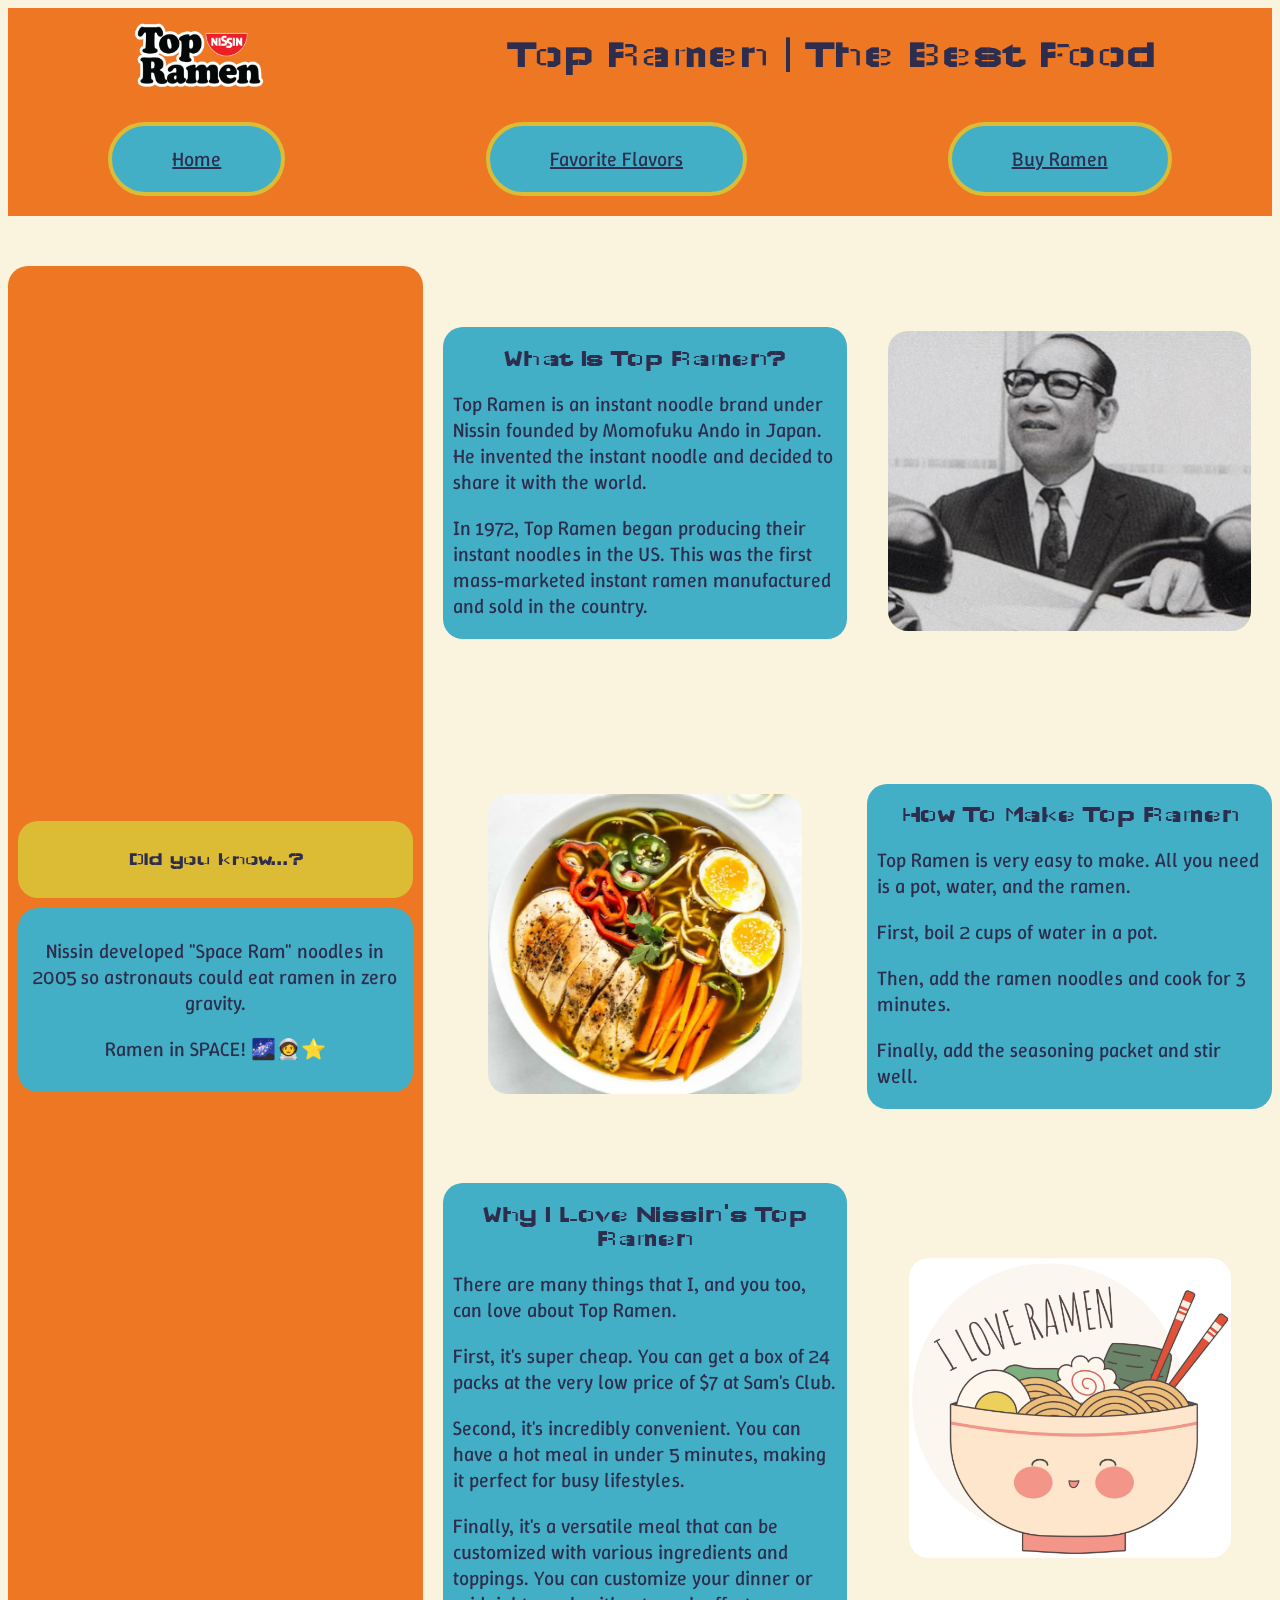
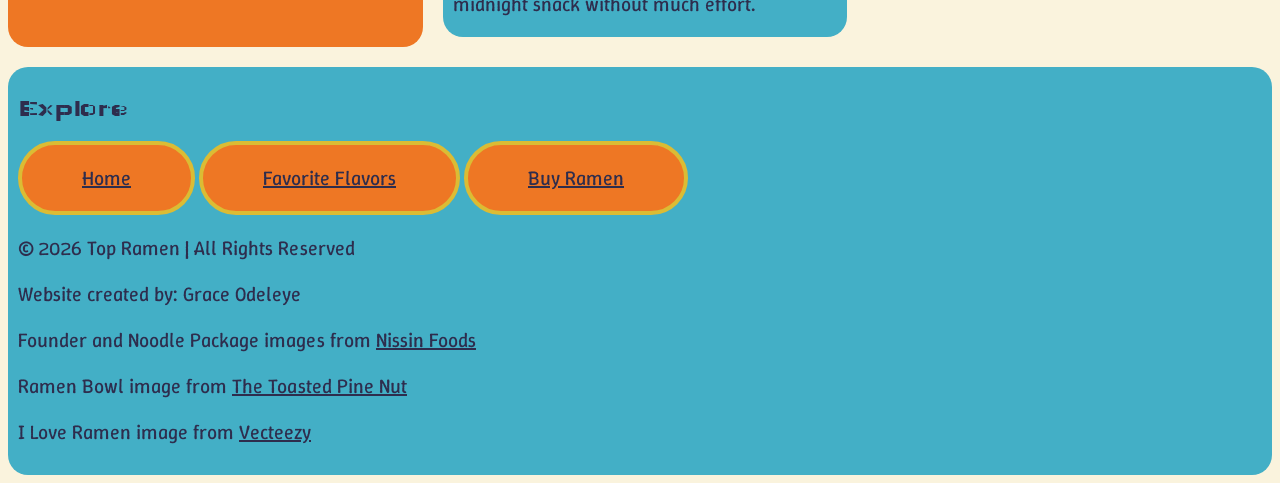
<file: index.html>
<!DOCTYPE html>
<html lang="en">
    <head>
        <meta charset="UTF-8">
        <meta name="description" content="Why Ramen is the Best Food">
        <meta name="viewport" content="width=device-width, initial-scale=1.0">
        <title>Top Ramen | The Best Food</title>
        <link rel="stylesheet" href="./global.css" type="text/css">
    </head>
    <body class="homeBody">
        <!-- Navigation -->
        <header class="homeHeader">
            <!-- Title -->
            <div class="homeTitle">
                <a href="./">
                    <img id="logo" src="./ramen_pics/ramen_logo.png" alt="Nissin Top Ramen Logo">
                    <h1>Top Ramen | The Best Food</h1>
                </a>
            </div>

            <!-- Quick Links -->
            <nav class="homeNav">
                <button><a href="./">Home</a></button>
                <button><a href="./flavors/">Favorite Flavors</a></button>
                <button><a href="./buy/">Buy Ramen</a></button>
            </nav>
        </header>

        <!-- Main Content -->
        <main class="homeMain">
            <!-- What Is It -->
            <article class="homePart">
                <div class="partP">
                    <h2>What Is Top Ramen?</h2>
                    <p>Top Ramen is an instant noodle brand under Nissin founded by Momofuku Ando in Japan. He invented the instant noodle and decided to share it with the world.</p>
                    <p>In 1972, Top Ramen began producing their instant noodles in the US. This was the first mass-marketed instant ramen manufactured and sold in the country.</p>
                </div>
                <div class="partPic">
                    <img src="./ramen_pics/founder.png" alt="Momofuku Ando, Founder of Nissin Foods">
                </div>
            </article>

            <!-- How To Make It -->
            <article class="homePart">
                <div class="partPic">
                    <img src="./ramen_pics/bowl-of-ramen.png" alt="Bowl of Ramen with Vegetables, Chicken, and Boiled Egg">
                </div>
                <div class="partP">
                    <h2>How To Make Top Ramen</h2>
                    <p>Top Ramen is very easy to make. All you need is a pot, water, and the ramen.</p>
                    <p>First, boil 2 cups of water in a pot.</p>
                    <p>Then, add the ramen noodles and cook for 3 minutes.</p>
                    <p>Finally, add the seasoning packet and stir well.</p>
                </div>
            </article>

            <!-- Why It's My Fav -->
            <article class="homePart">
                <div class="partP">
                    <h2>Why I Love Nissin's Top Ramen</h2>
                    <p>There are many things that I, and you too, can love about Top Ramen.</p>
                    <p>First, it's super cheap. You can get a box of 24 packs at the very low price of $7 at Sam's Club.</p>
                    <p>Second, it's incredibly convenient. You can have a hot meal in under 5 minutes, making it perfect for busy lifestyles.</p>
                    <p>Finally, it's a versatile meal that can be customized with various ingredients and toppings. You can customize your dinner or midnight snack without much effort.</p>
                </div>
                <div class="partPic">
                    <img src="./ramen_pics/love-ramen.png" alt="Cartoon Ramen Bowl with I Heart Ramen Text">
                </div>
            </article>
        </main>

        <!-- Aside -->
        <aside class="homeAside">
            <div class="allAside">
                <div class="asideTitle">
                    <h3>Did you know...?</h3>
                </div>
                <div class="asideP">
                    <p>Nissin developed "Space Ram" noodles in 2005 so astronauts could eat ramen in zero gravity.</p>
                    <p>Ramen in SPACE! 🌌🧑‍🚀⭐</p>
                </div>
            </div>
        </aside>

        <!-- Footer -->
        <footer class="homeFooter">
            <div class="footerTitle">
                <h2>Explore</h2>
            </div>

            <!-- Quick Links -->
            <div class="footerNav">
                <button><a href="./">Home</a></button>
                <button><a href="./flavors/">Favorite Flavors</a></button>
                <button><a href="./buy/">Buy Ramen</a></button>
            </div>
            <div>
                <p>&copy; 2026 Top Ramen | All Rights Reserved</p>
                <p>Website created by: Grace Odeleye</p>
                <div>
                    <p>Founder and Noodle Package images from <a href="https://www.nissinfoods.com/">Nissin Foods</a></p>
                    <p>Ramen Bowl image from <a href="https://thetoastedpinenut.com/one-pot-chicken-ramen-bowl-zoodles/">The Toasted Pine Nut</a></p>
                    <p>I Love Ramen image from <a href="https://www.vecteezy.com/vector-art/18996935-i-love-ramen-traditional-japanese-noodle-asian-food-cute-bowl-of-ramen-kawaii-stock-vector-illustration">Vecteezy</a></p>
                </div>
            </div>
        </footer>
    </body>
</html>
</file>
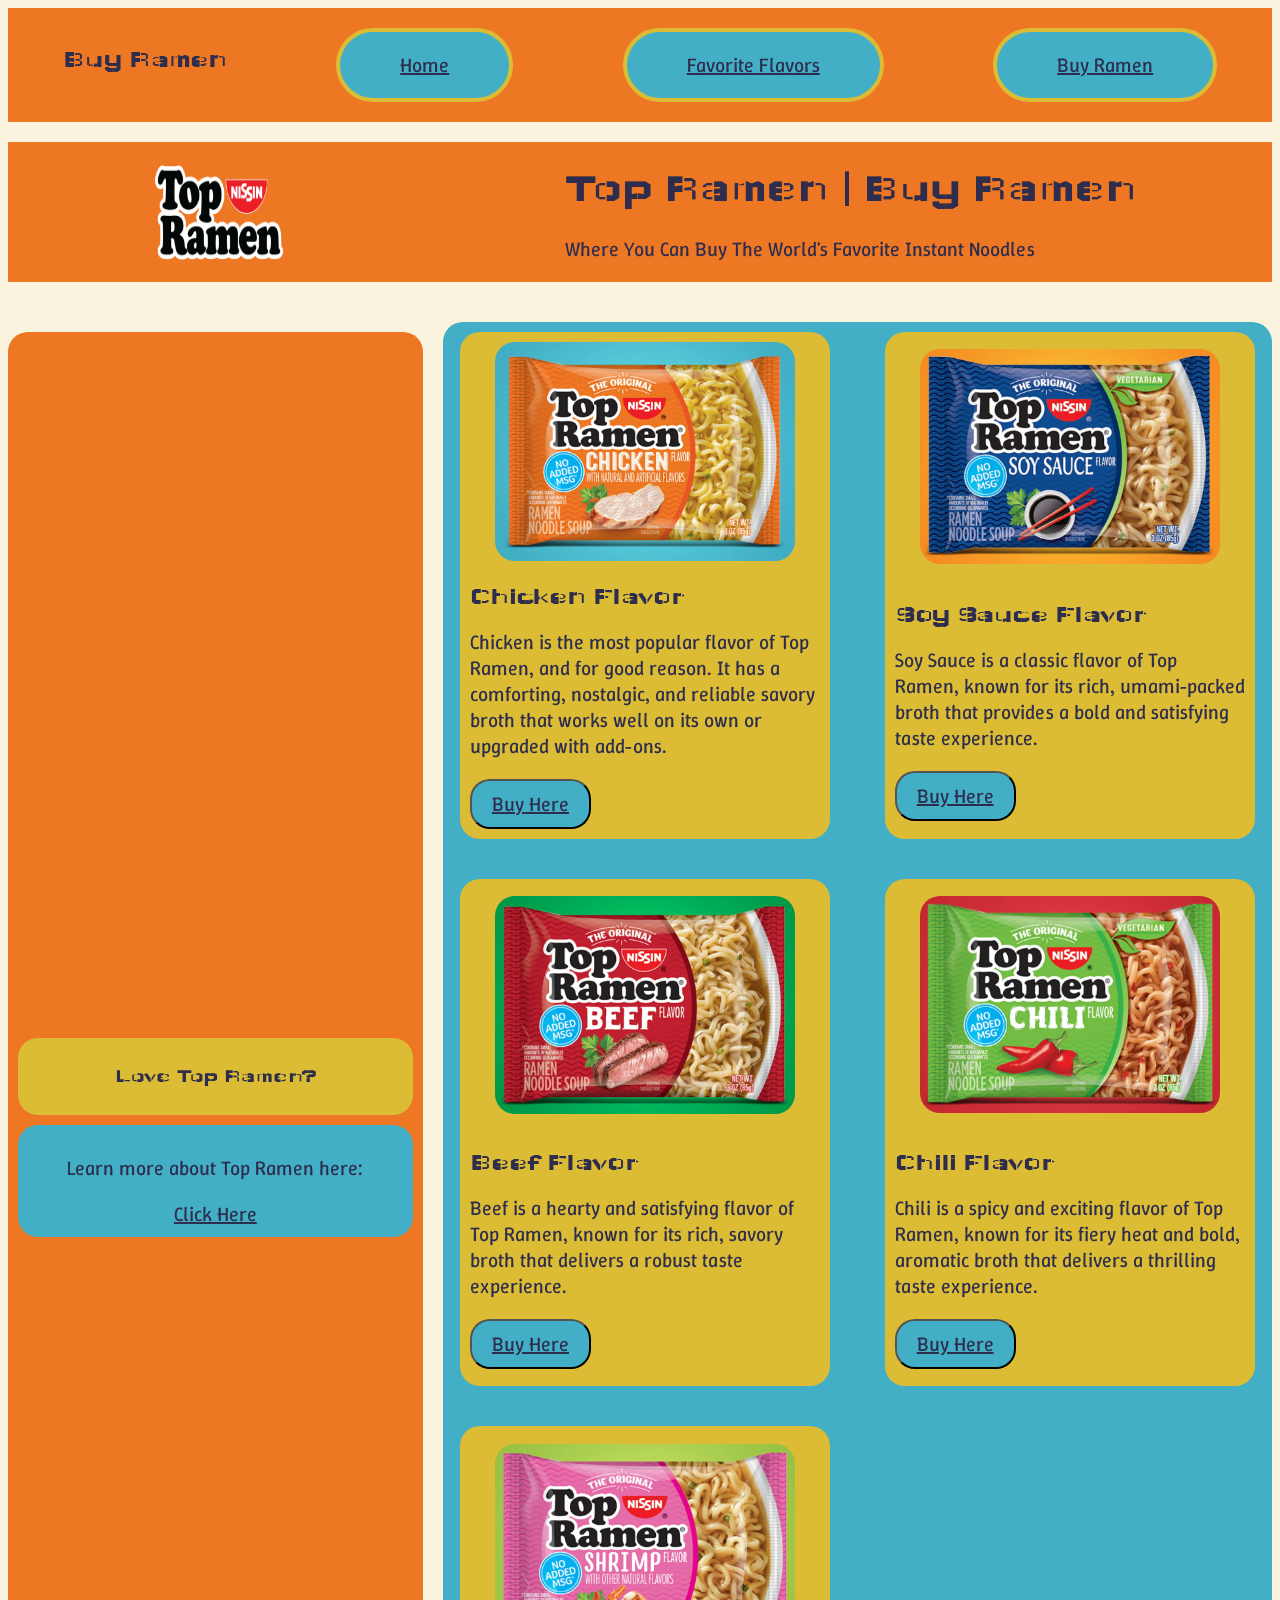
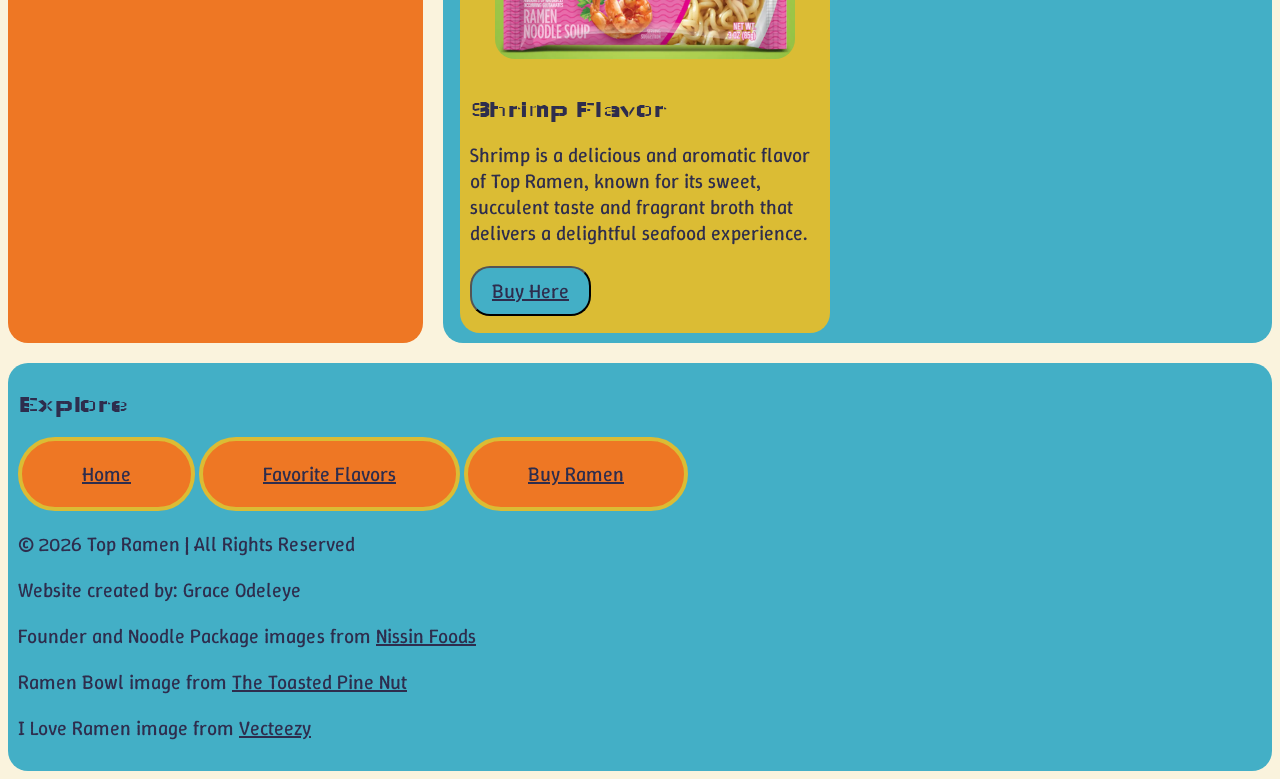
<file: buy/index.html>
<!DOCTYPE html>
<html lang="en">
    <head>
        <meta charset="UTF-8">
        <meta name="description" content="Why Ramen is the Best Food">
        <meta name="viewport" content="width=device-width, initial-scale=1.0">
        <title>Top Ramen | Buy</title>
        <link rel="stylesheet" href="../global.css" type="text/css">
    </head>
    <body class="buyBody">
        <!-- Navigation -->
        <nav class="buyNav">
            <h1>Buy Ramen</h1>

            <!-- Quick Links -->
            <button><a href="../">Home</a></button>
            <button><a href="../flavors/">Favorite Flavors</a></button>
            <button><a href="./">Buy Ramen</a></button>
        </nav>

        <!-- Header -->
        <header class="buyHeader">
            <!-- Logo and Title -->
            <a href="../">
                <img id="logo" src="../ramen_pics/ramen_logo.png" alt="Nissin Top Ramen Logo">
                <div>
                    <h1>Top Ramen | Buy Ramen</h1>
                    <p>Where You Can Buy The World's Favorite Instant Noodles</p>
                </div>
            </a>
        </header>

        <!-- Main Content -->
        <main class="buyMain">
            <article class="buyRamen">
                <div>
                    <img src="../ramen_pics/chicken-flavor.png" alt="Top Ramen Chicken Flavor">
                </div>
                <div>
                    <h2>Chicken Flavor</h2>
                    <p>Chicken is the most popular flavor of Top Ramen, and for good reason. It has a comforting, nostalgic, and reliable savory broth that works well on its own or upgraded with add-ons.</p>
                    <button>
                        <a href="https://www.nissinfoods.com/product/top-ramen/top-ramen-chicken/">Buy Here</a>
                    </button>
                </div>
            </article>
            <article class="buyRamen">
                <div>
                    <img src="../ramen_pics/soy-sauce-flavor.png" alt="Top Ramen Soy Sauce Flavor">
                </div>
                <div>
                    <h2>Soy Sauce Flavor</h2>
                    <p>Soy Sauce is a classic flavor of Top Ramen, known for its rich, umami-packed broth that provides a bold and satisfying taste experience.</p>
                    <button>
                        <a href="https://www.nissinfoods.com/product/top-ramen/top-ramen-soy-sauce/">Buy Here</a>
                    </button>
                </div>
            </article>
            <article class="buyRamen">
                <div>
                    <img src="../ramen_pics/beef-flavor.png" alt="Top Ramen Beef Flavor">
                </div>
                <div>
                    <h2>Beef Flavor</h2>
                    <p>Beef is a hearty and satisfying flavor of Top Ramen, known for its rich, savory broth that delivers a robust taste experience.</p>
                    <button>
                        <a href="https://www.nissinfoods.com/product/top-ramen/top-ramen-beef/">Buy Here</a>
                    </button>
                </div>
            </article>
            <article class="buyRamen">
                <div>
                    <img src="../ramen_pics/chili-flavor.png" alt="Top Ramen Chili Flavor">
                </div>
                <div>
                    <h2>Chili Flavor</h2>
                    <p>Chili is a spicy and exciting flavor of Top Ramen, known for its fiery heat and bold, aromatic broth that delivers a thrilling taste experience.</p>
                    <button>
                        <a href="https://www.nissinfoods.com/product/top-ramen/top-ramen-chili/">Buy Here</a>
                    </button>
                </div>
            </article>
            <article class="buyRamen">
                <div>
                    <img src="../ramen_pics/shrimp-flavor.png" alt="Top Ramen Shrimp Flavor">
                </div>
                <div>
                    <h2>Shrimp Flavor</h2>
                    <p>Shrimp is a delicious and aromatic flavor of Top Ramen, known for its sweet, succulent taste and fragrant broth that delivers a delightful seafood experience.</p>
                    <button>
                        <a href="https://www.nissinfoods.com/product/top-ramen/top-ramen-shrimp/">Buy Here</a>
                    </button>
                </div>
            </article>
        </main>

        <!-- Aside -->
        <aside class="buyAside">
            <div class="allAside">
                <div class="asideTitle">
                    <h3>Love Top Ramen?</h3>
                </div>
                <div class="asideP">
                    <p>Learn more about Top Ramen here:</p>
                    <a href="https://www.nissinfoods.com/andos-dream/">Click Here </a>
                </div>
            </div>
        </aside>

        <!-- Footer -->
        <footer class="buyFooter">
            <div class="footerTitle">
                <h2>Explore</h2>
            </div>

            <!-- Quick Links -->
            <div class="footerNav">
                <button><a href="../">Home</a></button>
                <button><a href="../flavors/">Favorite Flavors</a></button>
                <button><a href="./">Buy Ramen</a></button>
            </div>
            <div>
                <p>&copy; 2026 Top Ramen | All Rights Reserved</p>
                <p>Website created by: Grace Odeleye</p>
                <div>
                    <p>Founder and Noodle Package images from <a href="https://www.nissinfoods.com/">Nissin Foods</a></p>
                    <p>Ramen Bowl image from <a href="https://thetoastedpinenut.com/one-pot-chicken-ramen-bowl-zoodles/">The Toasted Pine Nut</a></p>
                    <p>I Love Ramen image from <a href="https://www.vecteezy.com/vector-art/18996935-i-love-ramen-traditional-japanese-noodle-asian-food-cute-bowl-of-ramen-kawaii-stock-vector-illustration">Vecteezy</a></p>
                </div>
            </div>
        </footer>
    </body>
</html>
</file>
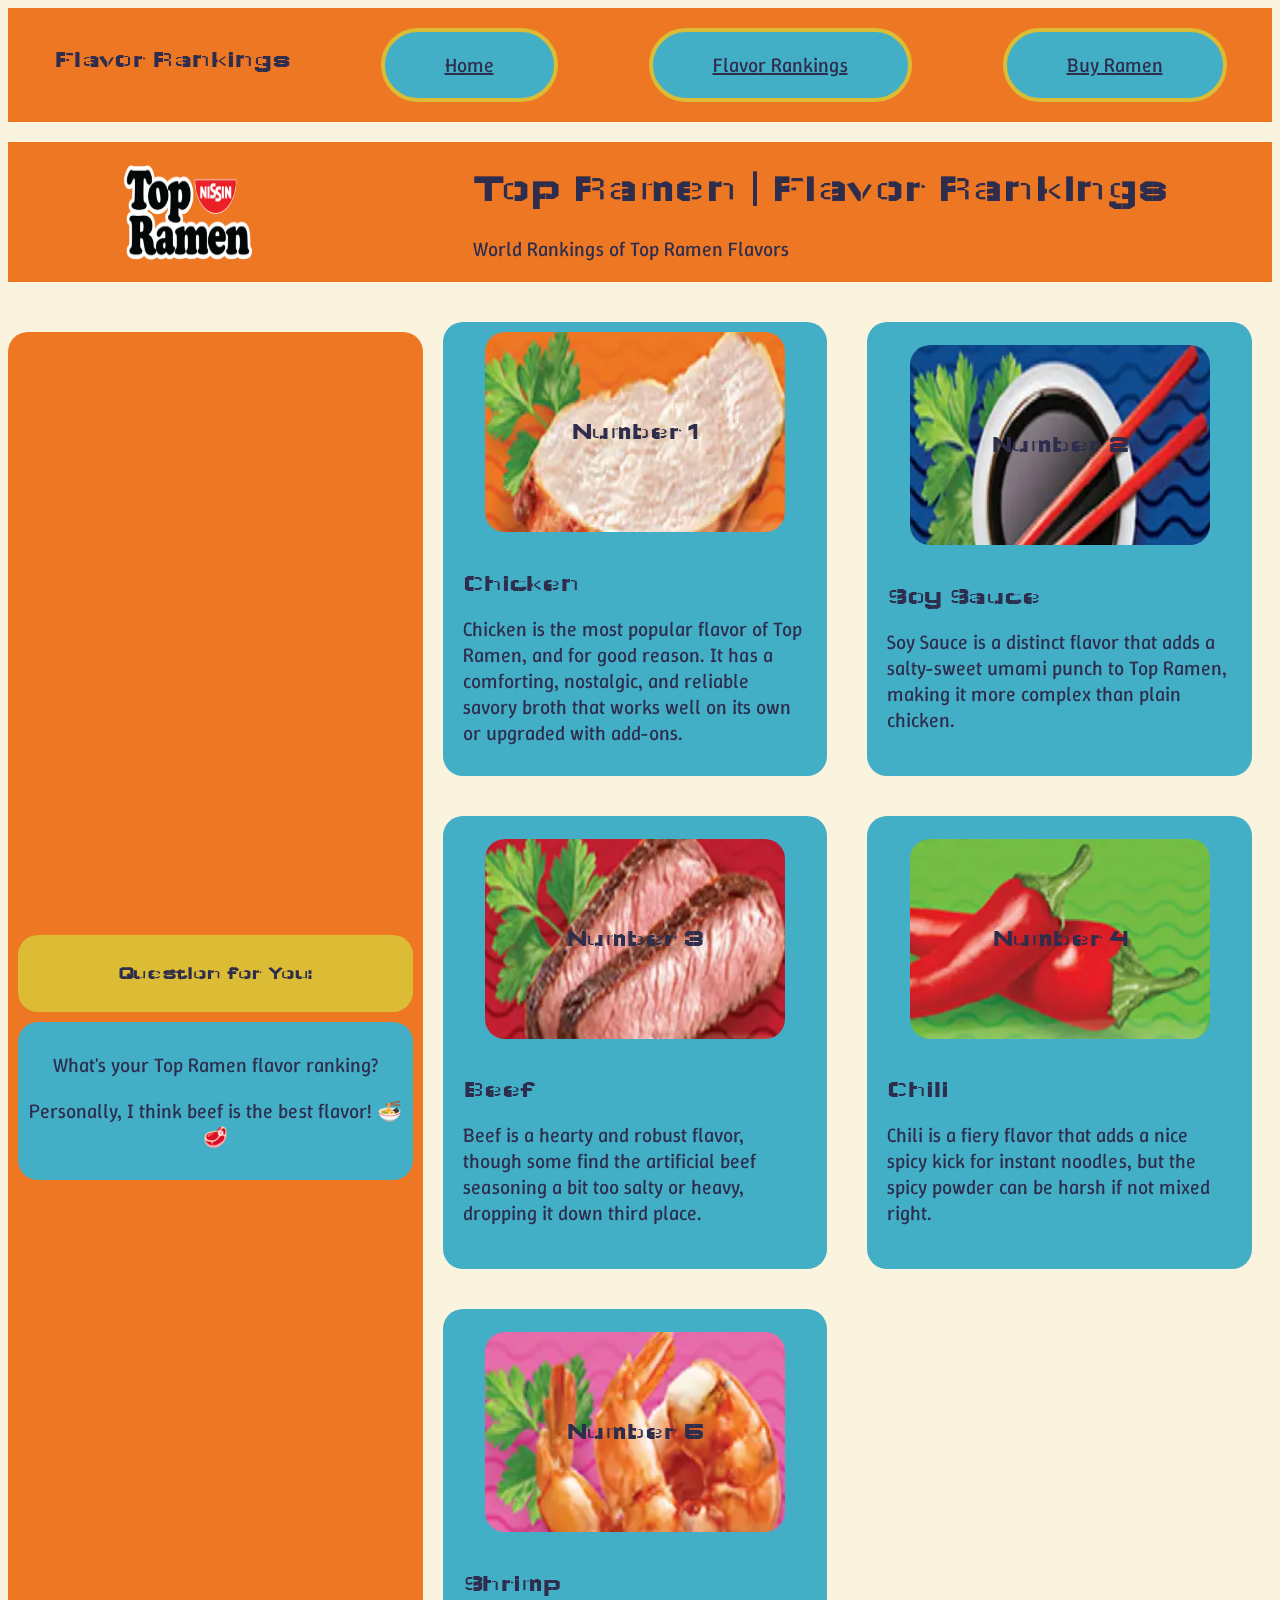
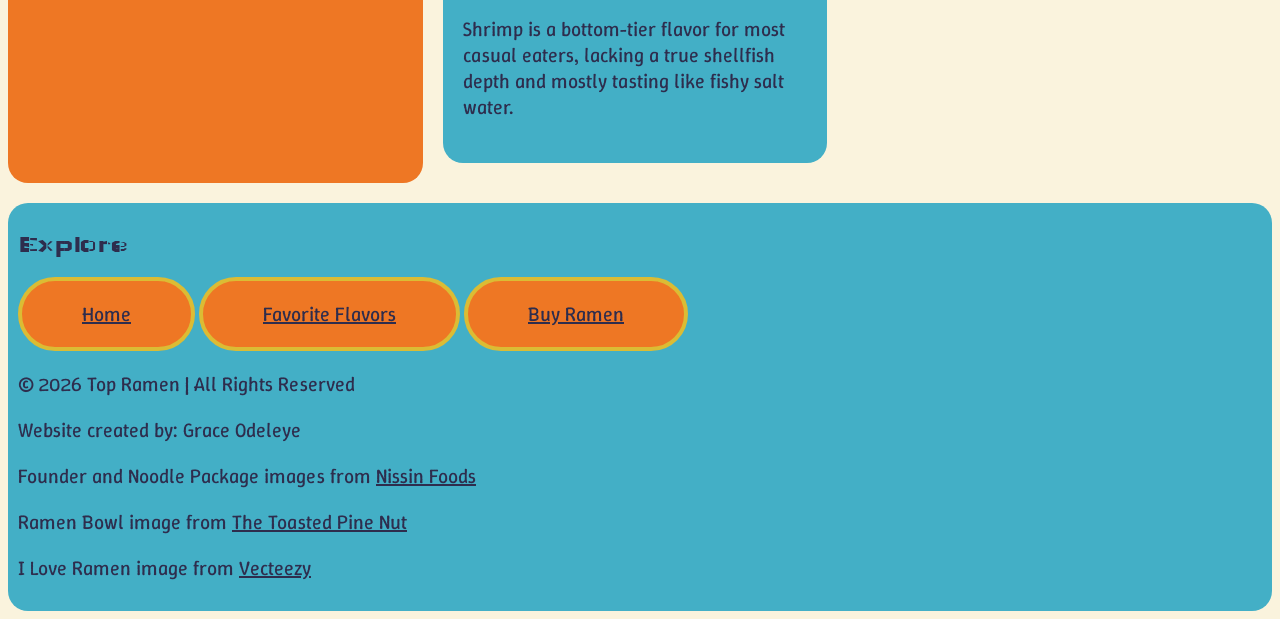
<file: flavors/index.html>
<!DOCTYPE html>
<html lang="en">
    <head>
        <meta charset="UTF-8">
        <meta name="description" content="Why Ramen is the Best Food">
        <meta name="viewport" content="width=device-width, initial-scale=1.0">
        <title>Top Ramen | Flavors</title>
        <link rel="stylesheet" href="../global.css" type="text/css">
    </head>
    <body class="flavorsBody">
        <!-- Navigation -->
        <nav class="flavorsNav">
            <h1>Flavor Rankings</h1>

            <!-- Quick Links -->
            <button><a href="../">Home</a></button>
            <button><a href="./">Flavor Rankings</a></button>
            <button><a href="../buy/">Buy Ramen</a></button>
        </nav>

        <!-- Header -->
        <header class="flavorsHeader">
            <!-- Logo and Title -->
            <a href="../">
                <img id="logo" src="../ramen_pics/ramen_logo.png" alt="Nissin Top Ramen Logo">
                <div>
                    <h1>Top Ramen | Flavor Rankings</h1>
                    <p>World Rankings of Top Ramen Flavors</p>
                </div>
            </a>
        </header>

        <!-- Main Content -->
        <main class="flavorsMain">
            <!-- Ranking Boxes -->
            <article class="rankingBox">
                <!-- Number 1 -->
                <div class="rankingImgBox">
                    <img class="rankingImg" src="../ramen_pics/chicken.png" alt="Top Ramen Chicken Picture">
                    <h1 class="rankingNum">Number 1</h1>
                </div>
                <div>
                    <h2>Chicken</h2>
                    <p>Chicken is the most popular flavor of Top Ramen, and for good reason. It has a comforting, nostalgic, and reliable savory broth that works well on its own or upgraded with add-ons.</p>
                </div>
            </article>
            <!-- Number 2 -->
            <article class="rankingBox">
                <div class="rankingImgBox">
                    <img class="rankingImg" src="../ramen_pics/soy-sauce.png" alt="Top Ramen Soy Sauce Picture">
                    <h1 class="rankingNum">Number 2</h1>
                </div>
                <div>
                    <h2>Soy Sauce</h2>
                    <p>Soy Sauce is a distinct flavor that adds a salty-sweet umami punch to Top Ramen, making it more complex than plain chicken.</p>
                </div>
            </article>
            <!-- Number 3 -->
            <article class="rankingBox">
                <div class="rankingImgBox">
                    <img class="rankingImg" src="../ramen_pics/beef.png" alt="Top Ramen Beef Picture">
                    <h1 class="rankingNum">Number 3</h1>
                </div>
                <div>
                    <h2>Beef</h2>
                    <p>Beef is a hearty and robust flavor, though some find the artificial beef seasoning a bit too salty or heavy, dropping it down third place.</p>
                </div>
            </article>
            <article class="rankingBox">
                <!-- Number 4 -->
                <div class="rankingImgBox">
                    <img class="rankingImg" src="../ramen_pics/chili.png" alt="Top Ramen Chili Picture">
                    <h1 class="rankingNum">Number 4</h1>
                </div>
                <div>
                    <h2>Chili</h2>
                    <p>Chili is a fiery flavor that adds a nice spicy kick for instant noodles, but the spicy powder can be harsh if not mixed right.</p>
                </div>
            </article>
            <article class="rankingBox">
                <div class="rankingImgBox">
                    <img class="rankingImg" src="../ramen_pics/shrimp.png" alt="Top Ramen Shrimp Picture">
                    <h1 class="rankingNum">Number 5</h1>
                </div>
                <div>
                    <h2>Shrimp</h2>
                    <p>Shrimp is a bottom-tier flavor for most casual eaters, lacking a true shellfish depth and mostly tasting like fishy salt water.</p>
                </div>
            </article>
        </main>

        <!-- Aside -->
        <aside class="flavorsAside">
            <div class="allAside">
                <div class="asideTitle">
                    <h3>Question for You:</h3>
                </div>
                <div class="asideP">
                    <p>What's your Top Ramen flavor ranking?</p>
                    <p>Personally, I think beef is the best flavor! 🍜🥩</p>
                </div>
            </div>
        </aside>

        <!-- Footer -->
        <footer class="flavorsFooter">
            <div class="footerTitle">
                <h2>Explore</h2>
            </div>

            <!-- Quick Links -->
            <div class="footerNav">
                <button><a href="../">Home</a></button>
                <button><a href="./">Favorite Flavors</a></button>
                <button><a href="../buy/">Buy Ramen</a></button>
            </div>
            <div>
                <p>&copy; 2026 Top Ramen | All Rights Reserved</p>
                <p>Website created by: Grace Odeleye</p>
                <div>
                    <p>Founder and Noodle Package images from <a href="https://www.nissinfoods.com/">Nissin Foods</a></p>
                    <p>Ramen Bowl image from <a href="https://thetoastedpinenut.com/one-pot-chicken-ramen-bowl-zoodles/">The Toasted Pine Nut</a></p>
                    <p>I Love Ramen image from <a href="https://www.vecteezy.com/vector-art/18996935-i-love-ramen-traditional-japanese-noodle-asian-food-cute-bowl-of-ramen-kawaii-stock-vector-illustration">Vecteezy</a></p>
                </div>
            </div>
        </footer>
    </body>
</html>
</file>
<file: global.css>
@import url('https://fonts.googleapis.com/css2?family=Wallpoet&display=swap');
@import url('https://fonts.googleapis.com/css2?family=Wallpoet&family=Winky+Rough:ital,wght@0,300..900;1,300..900&display=swap');

:root {
    --primary-color: #EE7724;
    --secondary-color: #43AFC6;
    --contrast-color: #DBBC34;
    --text-color: #2E2D4D;
    --bg-color: #FAF3DD;
    --title-font: "Wallpoet";
    --p-font: "Winky Rough";
}

body {
    background-color: var(--bg-color);
}

h1, h2, h3, h4, p, button, a {
    color: var(--text-color);
}

h1, h2, h3 {
    font-family: var(--title-font);
}

p, button, a {
    font-family: var(--p-font);
}

button, p, a {
    font-size: 20px;
}

#logo {
    width: 150px;
    height: auto;
}

/* Home Page */

/* Header */
.homeHeader {
    display: flex;
    flex-direction: column;
    justify-content: center;
    background-color: var(--primary-color);
    margin-bottom: 20px;
}

.homeTitle a {
    display: flex;
    flex-direction: row;
    justify-content: space-around;
    text-decoration: none;
}

/* Navigation */
.homeNav {
    display: flex;
    flex-direction: row;
    justify-content: space-around;
    justify-items: center;
    padding-bottom: 20px;
    padding-top: 20px;
}

/* Main Content */
main {
    display: grid;
    grid-template-rows: 1fr 1fr 1fr;
}

.homePart {
    display: grid;
    grid-template-columns: 1fr 1fr;
    gap: 20px;
    align-content: center;
    margin-bottom: 10px;
}

.partPic {
    align-content: center;
    justify-self: center;
}

.partP {
    align-content: center;
    padding-left: 10px;
    padding-right: 10px;
    background-color: var(--secondary-color);
    border-radius: 20px;
    color: var(--text-color);
}

.partP h2 {
    text-align: center;
    color: var(--text-color);
}

.partPic img{
    max-height: 300px;
    border-radius: 20px;
}

/* Aside */
.homeAside, .flavorsAside, .buyAside {
    display: flex;
    flex-direction: column;
    justify-content: center;
    background-color: var(--primary-color);
    border-radius: 20px;
    padding: 10px;
    margin-top: 10px;
}

.asideTitle, .asideP {
    text-align: center;
    color: var(--text-color);
}

.asideTitle {
    background-color: var(--contrast-color);
    border-radius: 20px;
}

.asideP {
    background-color: var(--secondary-color);
    border-radius: 20px;
    padding: 10px;
    margin-top: 10px;
}

/* Footer */


/* Flavors Header */
.flavorsNav, .buyNav {
    display: flex;
    flex-direction: row;
    justify-content: space-around;
    justify-items: center;
    padding-bottom: 20px;
    padding-top: 20px;
    background-color: var(--primary-color);
}

.flavorsHeader a, .buyHeader a {
    display: flex;
    flex-direction: row;
    justify-content: space-around;
    text-decoration: none;
    background-color: var(--primary-color);
}

.flavorsHeader, .buyHeader {
    margin-bottom: 20px;
}

/* Flavors Main Content */
.rankingBox {
    display: flex;
    flex-direction: row;
    justify-content: center;
    align-items: center;
    background-color: var(--secondary-color);
    border-radius: 20px;
    padding: 10px;
    margin-bottom: 20px;
}

.rankingImg {
    position: relative;
    width: 300px;
    height: 200px;
    border-radius: 20px;
}

.rankingImgBox {
    position: relative;
    width: 300px;
    height: 200px;
}

.rankingNum {
    position: absolute;
    inset: 0;
    display: grid;
    place-items: center;
    justify-content: center;
    color: var(--text-color);
}

.rankingBox div h2,
.rankingBox div p {
    justify-content: center;
    color: var(--text-color);
    padding-left: 10px;
    padding-right: 10px;
}

/* Buy Main Content */
.buyMain {
    background-color: var(--secondary-color);
    border-radius: 20px;
    justify-content: center;
}

.buyRamen div img {
    width: 300px;
    height: auto;
    border-radius: 20px;
}

.buyRamen {
    display: flex;
    flex-direction: column;
    justify-content: space-around;
    align-items: center;
    padding: 10px;
    background-color: var(--contrast-color);
    width: 350px;
    margin: 10px;
    border-radius: 20px;
}

/* Buttons */
.homeNav button, .flavorsNav button, .buyNav button {
    padding: 20px 60px;
    border-radius: 90px;
    background-color: var(--secondary-color);
    border: 4px solid var(--contrast-color);
}

.homeFooter div button, .flavorsFooter div button, .buyFooter div button {
    padding: 20px 60px;
    border-radius: 90px;
    background-color: var(--primary-color);
    border: 4px solid var(--contrast-color);
}

.buyRamen div button {
    background-color: var(--secondary-color);
    border-radius: 20px;
    padding: 10px 20px;
}

/* Footers */
.homeFooter, .flavorsFooter, .buyFooter {
    background-color: var(--secondary-color);
    border-radius: 20px;
    padding: 10px;
    justify-items: center;
}

/* Media Queries */
.homeBody {
    display: grid;
    gap: 1rem;
    grid-template-areas:
    "header"
    "main"
    "aside"
    "footer";
}

.flavorsBody, .buyBody {
    display: grid;
    gap: 1rem;
    grid-template-areas:
    "nav"
    "header"
    "main"
    "aside"
    "footer";
}

.homeHeader {grid-area: header;}
.homeAside {grid-area: aside;}
.homeMain {grid-area: main;}
.homeFooter {grid-area: footer;}

.flavorsBody nav, .buyBody nav {grid-area: nav;}
.flavorsBody header, .buyBody header {grid-area: header;}
.flavorsBody aside, .buyBody aside {grid-area: aside;}
.flavorsBody main, .buyBody main {grid-area: main;}
.flavorsBody footer, .buyBody footer {grid-area: footer;}

@media (min-width: 1024px) {
    .homeBody {
        display: grid;
        grid-template-columns: 1fr 2fr;
        grid-template-areas:
        "header header"
        "aside main"
        "footer footer";
        gap: 20px;
    }

    .asideTitle {
        padding-top: 10px;
        padding-bottom: 10px;
    }

    .allAside {
        position: sticky;
        top: 0;
        left: 0;
    }

    .flavorsBody, .buyBody {
        display: grid;
        grid-template-columns: 1fr 2fr;
        grid-template-areas:
        "nav nav"
        "header header"
        "aside main"
        "footer footer";
        gap: 20px;
    }

    .rankingBox {
        display: flex;
        flex-direction: column;
        flex-wrap: wrap;
        gap: 20px;
        margin-right: 20px;
    }

    .flavorsMain, .buyMain {
        display: grid;
        grid-template-columns: repeat(2, 1fr);
        gap: 20px;
        justify-items: center;
    }
}
</file>
